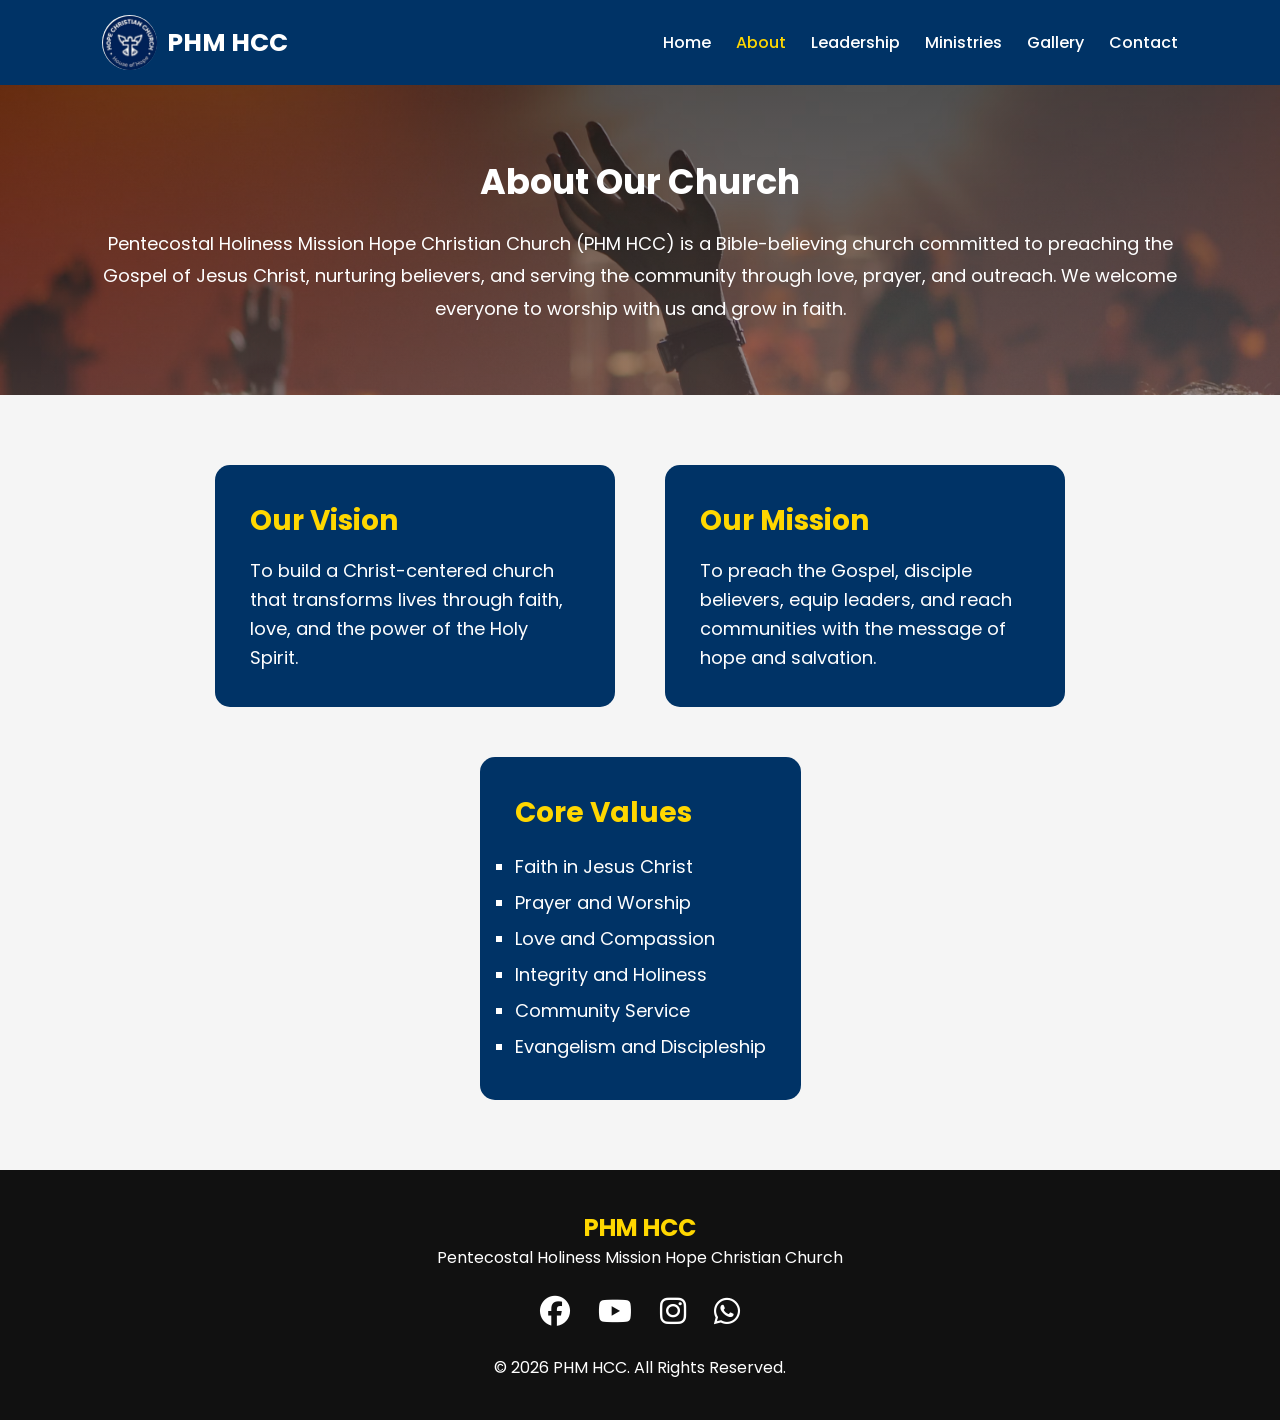
<file: about.html>
<!DOCTYPE html>
<html lang="en">

<head>

    <meta charset="UTF-8">
    <meta name="viewport" content="width=device-width, initial-scale=1.0">

    <title>About | PHM HCC</title>

    <link rel="stylesheet" href="./style.css">

    <link href="https://fonts.googleapis.com/css2?family=Poppins:wght@300;400;600;700&display=swap" rel="stylesheet">

    <link rel="stylesheet" href="https://cdnjs.cloudflare.com/ajax/libs/font-awesome/6.5.0/css/all.min.css">

</head>
<style>
    .welcome {
        padding: 70px 8%;
        text-align: center;
        /* min-height: 90vh; */
        background:
            linear-gradient(rgba(4, 4, 4, 0.6), rgba(85, 64, 64, 0.6)),
            url("./Images/church-background.jpg") center center / cover no-repeat;

    }

    .mission {
        display: flex;
        flex-wrap: wrap;
        justify-content: center;
        gap: 50px;
        padding: 70px 8%;
        background: whitesmoke;

    }

    .mission div {
        max-width: 400px;
    }

    .mission h2 {
        font-size: 28px;
        margin-bottom: 15px;
    }

    .mission p {
        font-size: 18px;
        line-height: 1.6;
    }
</style>

<body>
    <header>
        <nav class="navbar">
            <div class="logo">
                <img src="./Images/images.jpg" alt="PHM HCC logo">
                <h2>PHM HCC</h2>
            </div>

            <ul class="nav-links">
                <li><a href="index.html">Home</a></li>
                <li><a href="about.html">About</a></li>
                <li><a href="leadership.html">Leadership</a></li>
                <li><a href="ministries.html">Ministries</a></li>
                <li><a href="gallery.html">Gallery</a></li>
                <li><a href="contact.html">Contact</a></li>
            </ul>

            <div class="menu">
                <i class="fas fa-bars"></i>
            </div>
        </nav>
    </header>

    <section class="welcome">
        <h2 style="color:white" >About Our Church</h2>
        <p style="color:white">

            Pentecostal Holiness Mission Hope Christian Church (PHM HCC) is a Bible-believing church committed to
            preaching the Gospel of Jesus Christ, nurturing believers, and serving the community through love, prayer,
            and outreach. We welcome everyone to worship with us and grow in faith.

        </p>
    </section>

    <section class="mission">
        <div>
            <h2>Our Vision</h2>
            <p>

                To build a Christ-centered church that transforms lives through faith, love, and the power of the Holy
                Spirit.

            </p>
        </div>

        <div>
            <h2>Our Mission</h2>
            <p>

                To preach the Gospel, disciple believers, equip leaders, and reach communities with the message of hope
                and salvation.

            </p>
        </div>


        <div>
    
            <h2>Core Values</h2>

            <ul style="font-size:18px;line-height:2;list-style:square;text-align:left;max-width:800px;margin:auto;">
                <li>Faith in Jesus Christ</li>
                <li>Prayer and Worship</li>
                <li>Love and Compassion</li>
                <li>Integrity and Holiness</li>
                <li>Community Service</li>
                <li>Evangelism and Discipleship</li>
            </ul>
        </div>
    </section>

    <footer>
        <h2>PHM HCC</h2>
        <p>Pentecostal Holiness Mission Hope Christian Church</p>
        <div class="social">

            <a href="https://www.facebook.com/share/14kCi4Q2iXW/" target="_blank" rel="noopener" aria-label="Facebook">
                <i class="fab fa-facebook"></i>
            </a>

            <a href="https://youtube.com/@pastor-happymacxmkomekwa?si=2UKZ1chgQAFkT2FI" target="_blank" rel="noopener"
                aria-label="YouTube">
                <i class="fab fa-youtube"></i>
            </a>

            <a href="https://www.instagram.com/pastor_mkomekwa?igsh=eHI1Y3VtbnQ5dTEz" target="_blank" rel="noopener"
                aria-label="Instagram">
                <i class="fab fa-instagram"></i>
            </a>

            <a href="https://wa.me/255754970421" target="_blank" rel="noopener noreferrer">
                <i class="fab fa-whatsapp"></i>

            </a>

        </div>

        <p>&copy; 2026 PHM HCC. All Rights Reserved.</p>
    </footer>

    <script src="./script.js"></script>

</body>

</html>
</file>
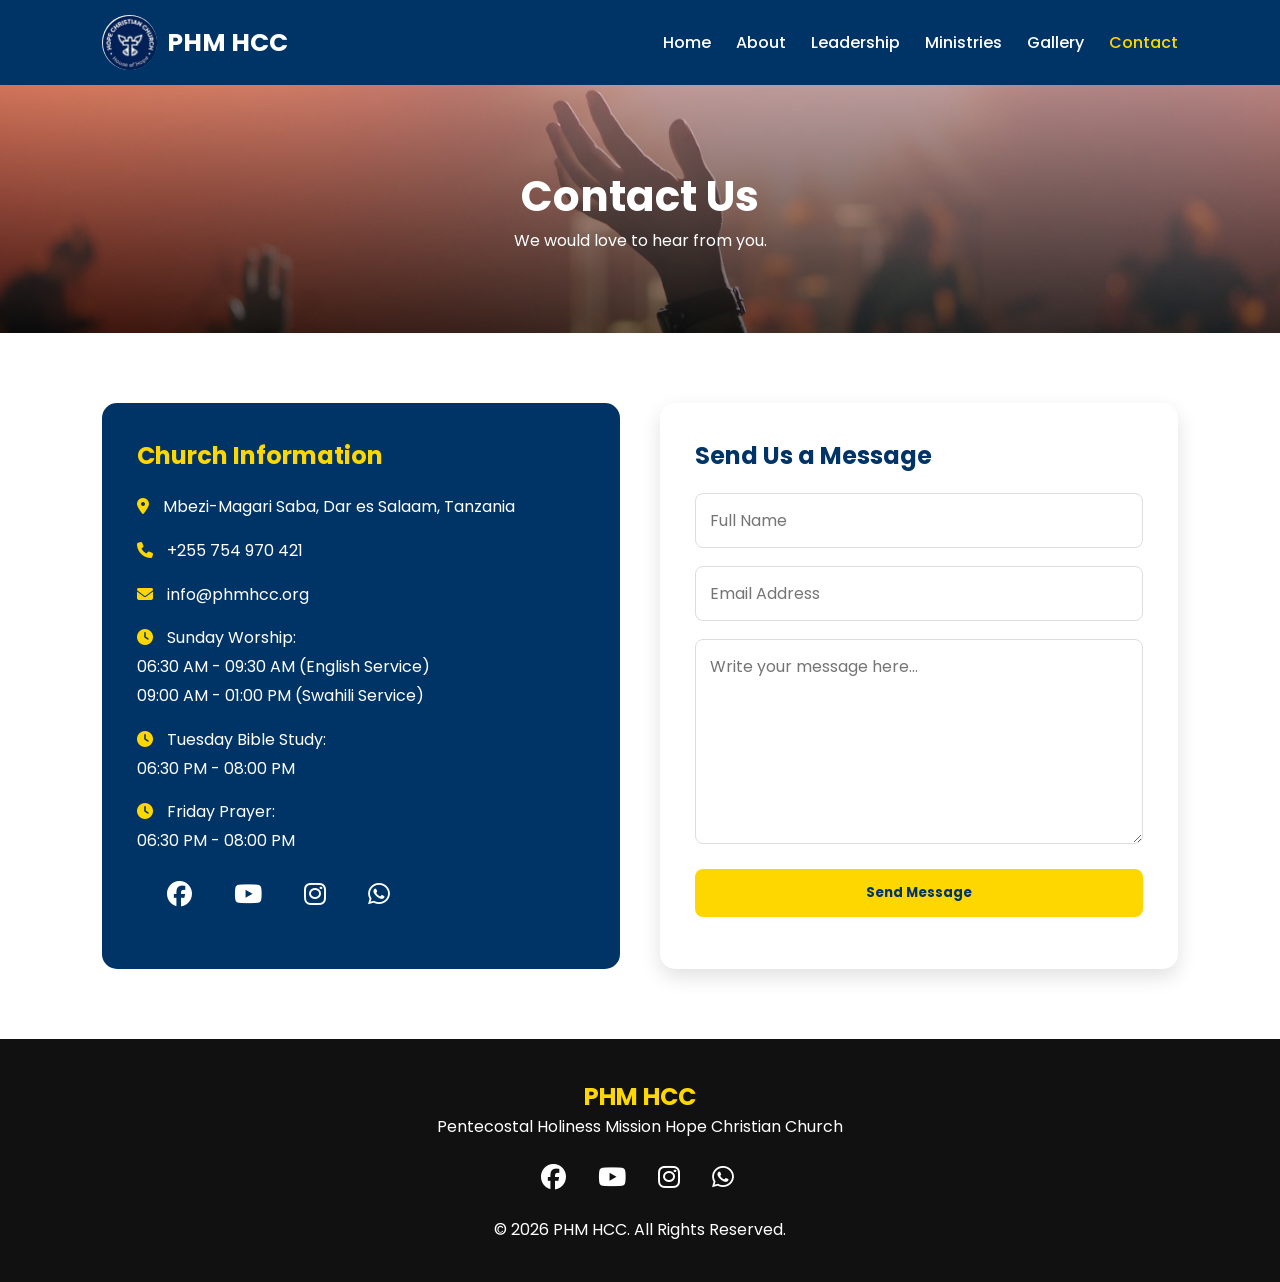
<file: contact.html>
<!DOCTYPE html>
<html lang="en">

<head>
    <meta charset="UTF-8">
    <meta name="viewport" content="width=device-width, initial-scale=1.0">

    <title>Contact Us | PHM HCC</title>

    <link rel="stylesheet" href="./style.css">

    <link href="https://fonts.googleapis.com/css2?family=Poppins:wght@300;400;600;700&display=swap" rel="stylesheet">

    <link rel="stylesheet" href="https://cdnjs.cloudflare.com/ajax/libs/font-awesome/6.5.2/css/all.min.css">

    <style>
        .page-header {
            background: #003366;
            color: white;
            text-align: center;
            padding: 80px 20px;
            background:
                linear-gradient(rgba(186, 129, 129, 0.6), rgba(0, 0, 0, 0.60)),
                url("./Images/church-background.jpg") center center / cover no-repeat;

        }

        .page-header h1 {
            font-size: 42px;
        }


        .contact-section {
            padding: 70px 8%;
            display: grid;
            grid-template-columns: 1fr 1fr;
            gap: 40px;
            /* background:
            linear-gradient(rgba(186, 129, 129, 0.6), rgba(0, 0, 0, 0.60)),
            url("./Images/church-background.jpg") center center / cover no-repeat; */

        }


        .contact-info {
            background: #003366;
            color: white;
            padding: 35px;
            border-radius: 15px;
        }


        .contact-info h2 {
            color: #FFD700;
            margin-bottom: 20px;
        }


        .contact-info p {
            margin: 15px 0;
            line-height: 1.8;
        }


        .contact-info i {
            color: #FFD700;
            margin-right: 10px;
        }


        .contact-info a {
            color: white;
            text-decoration: none;
        }


        .contact-form {
            background: white;
            padding: 35px;
            border-radius: 15px;
            box-shadow: 0 8px 20px rgba(0, 0, 0, .12);
        }


        .contact-form h2 {
            color: #003366;
            margin-bottom: 20px;

        }


        .contact-form input,
        .contact-form textarea {

            width: 100%;
            padding: 14px;
            margin-bottom: 18px;
            border: 1px solid #ddd;
            border-radius: 8px;
            font-size: 16px;

        }


        .contact-form button {

            width: 100%;
            padding: 14px;
            border: none;
            background: #FFD700;
            color: #003366;
            font-weight: bold;
            border-radius: 8px;
            cursor: pointer;

        }


        .contact-form button:hover {

            background: #003366;
            color: white;

        }


        .social a {

            font-size: 25px;
            margin-right: 15px;
            color: #FFD700;

        }


        @media(max-width:900px) {

            .contact-section {

                grid-template-columns: 1fr;

            }

        }
    </style>

</head>

<body>
    <header>
        <nav class="navbar">
            <div class="logo">

                <img src="./Images/images.jpg" alt="PHM HCC Logo">

                <h2>PHM HCC</h2>

            </div>

            <ul class="nav-links">

                <li><a href="index.html">Home</a></li>
                <li><a href="about.html">About</a></li>
                <li><a href="leadership.html">Leadership</a></li>
                <li><a href="ministries.html">Ministries</a></li>
                <li><a href="gallery.html">Gallery</a></li>
                <li><a href="contact.html">Contact</a></li>

            </ul>
            <div class="menu">

                <i class="fa fa-bars"></i>

            </div>
        </nav>
    </header>

    <section class="page-header">

        <h1>Contact Us</h1>

        <p>We would love to hear from you.</p>

    </section>

    <section class="contact-section">
        <div class="contact-info">
            <h2>Church Information</h2>
            <p>
                <i class="fas fa-map-marker-alt"></i>

                Mbezi-Magari Saba,
                Dar es Salaam, Tanzania

            </p>
            <p>

                <i class="fas fa-phone"></i>

                <a href="tel:+255754970421">

                    +255 754 970 421

                </a>

            </p>
            <p>

                <i class="fas fa-envelope"></i>

                <a href="mailto:info@phmhcc.org">

                    info@phmhcc.org

                </a>

            </p>

            <p>

                <i class="fas fa-clock"></i>

                Sunday Worship:

                <br>

                06:30 AM - 09:30 AM (English Service)

                <br>

                09:00 AM - 01:00 PM (Swahili Service)

            </p>

            <p>

                <i class="fas fa-clock"></i>

                Tuesday Bible Study:

                <br>

                06:30 PM - 08:00 PM

            </p>

            <p>

                <i class="fas fa-clock"></i>

                Friday Prayer:

                <br>

                06:30 PM - 08:00 PM

            </p>

            <div class="social">
                <a href="https://www.facebook.com/share/14kCi4Q2iXW/" target="_blank" rel="noopener noreferrer">

                    <i class="fab fa-facebook"></i>

                </a>
                <a href="https://youtube.com/@pastor-happymacxmkomekwa" target="_blank" rel="noopener noreferrer">

                    <i class="fab fa-youtube"></i>

                </a>

                <a href="https://www.instagram.com/pastor_mkomekwa" target="_blank" rel="noopener noreferrer">

                    <i class="fab fa-instagram"></i>

                </a>

                <a href="https://wa.me/255754970421" target="_blank" rel="noopener noreferrer">
                    <i class="fab fa-whatsapp"></i>

                </a>


            </div>
        </div>

        <div class="contact-form">
            <h2>Send Us a Message</h2>

            <form action="#" method="POST">
                <input type="text" name="name" placeholder="Full Name" required>
                <input type="email" name="email" placeholder="Email Address" required>
                <textarea name="message" rows="7" placeholder="Write your message here..." required></textarea>
                <button type="submit">
                    Send Message
                </button>
            </form>
        </div>
    </section>

    <footer>
        <h2>PHM HCC</h2>
        <p>
            Pentecostal Holiness Mission Hope Christian Church
        </p>

        <div class="social">
            <a href="https://www.facebook.com/share/14kCi4Q2iXW/" target="_blank" rel="noopener noreferrer">

                <i class="fab fa-facebook"></i>

            </a>
            <a href="https://youtube.com/@pastor-happymacxmkomekwa?si=2UKZ1chgQAFkT2FI" target="_blank" rel="noopener"
                aria-label="YouTube">
                <i class="fab fa-youtube"></i>
            </a>

            <a href="https://www.instagram.com/pastor_mkomekwa" target="_blank" rel="noopener noreferrer">

                <i class="fab fa-instagram"></i>

            </a>
            <a href="https://wa.me/255754970421" target="_blank" rel="noopener noreferrer">

                <i class="fab fa-whatsapp"></i>

            </a>
        </div>
        <p>

            &copy; 2026 PHM HCC. All Rights Reserved.

        </p>
    </footer>
    <script src="./script.js"></script>
</body>

</html>
</file>
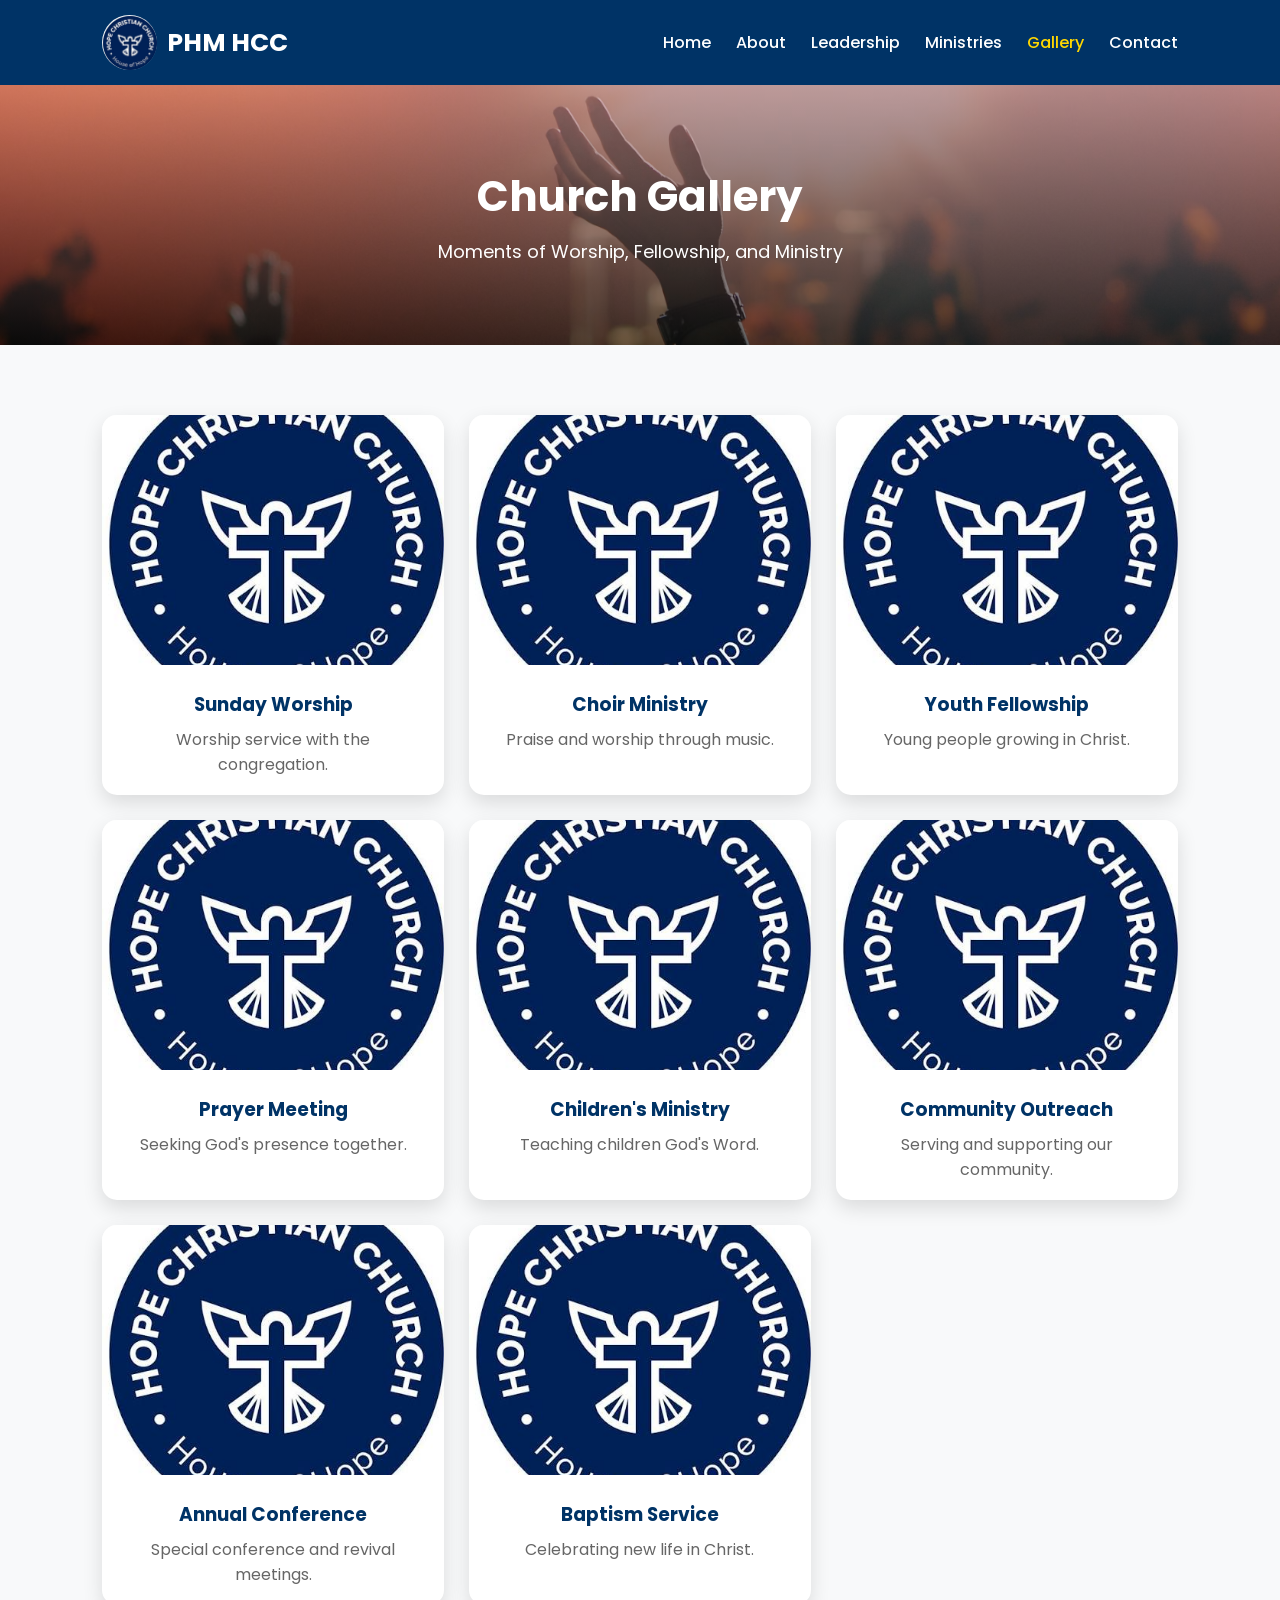
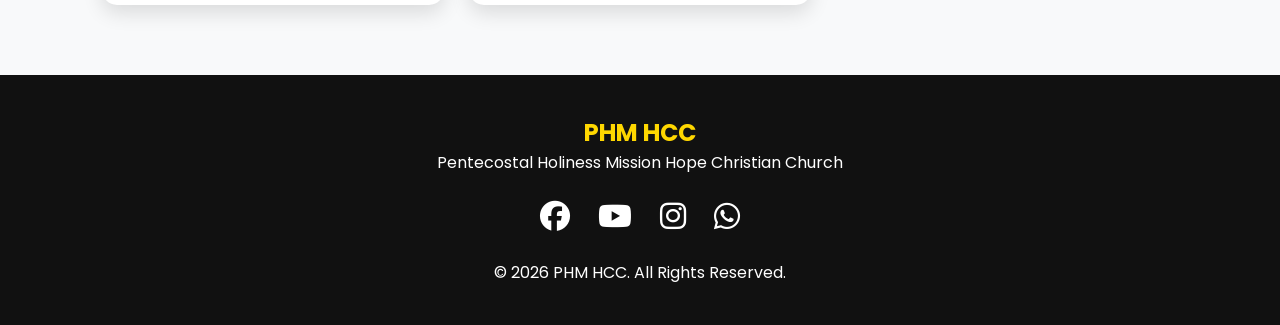
<file: gallery.html>
<!DOCTYPE html>
<html lang="en">

<head>
    <meta charset="UTF-8">
    <meta name="viewport" content="width=device-width, initial-scale=1.0">

    <title>Gallery | PHM HCC</title>

    <link rel="stylesheet" href="./style.css">

    <link href="https://fonts.googleapis.com/css2?family=Poppins:wght@300;400;600;700&display=swap" rel="stylesheet">

    <link rel="stylesheet" href="https://cdnjs.cloudflare.com/ajax/libs/font-awesome/6.5.2/css/all.min.css">

    <style>
        .page-header {
            background: #003366;
            color: #fff;
            text-align: center;
            padding: 80px 20px;
              background:
            linear-gradient(rgba(186, 129, 129, 0.6), rgba(0, 0, 0, 0.60)),
            url("./Images/church-background.jpg") center center / cover no-repeat;

        }

        .page-header h1 {
            font-size: 42px;
        }

        .page-header p {
            margin-top: 10px;
            font-size: 18px;
        }

        .gallery {
            padding: 70px 8%;
            background: #f8f9fa;
        }

        .gallery-grid {
            display: grid;
            grid-template-columns: repeat(auto-fit, minmax(280px, 1fr));
            gap: 25px;
        }

        .gallery-item {
            overflow: hidden;
            border-radius: 15px;
            box-shadow: 0 8px 20px rgba(0, 0, 0, .12);
            background: #fff;
            transition: .3s;
        }

        .gallery-item:hover {
            transform: translateY(-8px);
        }

        .gallery-item img {
            width: 100%;
            height: 250px;
            object-fit: cover;
            transition: .4s;
        }

        .gallery-item:hover img {
            transform: scale(1.08);
        }

        .caption {
            padding: 18px;
            text-align: center;
        }

        .caption h3 {
            color: #003366;
            margin-bottom: 8px;
        }

        .caption p {
            color: #666;
        }
    </style>

</head>

<body>

    <header>

        <nav class="navbar">

              <div class="logo">
                <img src="./Images/images.jpg" alt="PHM HCC logo">
                <h2>PHM HCC</h2>
            </div>

            <ul class="nav-links">

                <li><a href="index.html">Home</a></li>
                <li><a href="about.html">About</a></li>
                <li><a href="leadership.html">Leadership</a></li>
                <li><a href="ministries.html">Ministries</a></li>
                <li><a href="gallery.html">Gallery</a></li>
                <li><a href="contact.html">Contact</a></li>

            </ul>

            <div class="menu">
                <i class="fa fa-bars"></i>
            </div>

        </nav>

    </header>

    <section class="page-header">

        <h1>Church Gallery</h1>

        <p>
            Moments of Worship, Fellowship, and Ministry
        </p>

    </section>

    <section class="gallery">

        <div class="gallery-grid">

            <div class="gallery-item">

                <img src="./Images/images.jpg" alt="Sunday Worship">

                <div class="caption">
                    <h3>Sunday Worship</h3>
                    <p>Worship service with the congregation.</p>
                </div>

            </div>

            <div class="gallery-item">

                <img src="./Images/images.jpg" alt="Choir">

                <div class="caption">
                    <h3>Choir Ministry</h3>
                    <p>Praise and worship through music.</p>
                </div>

            </div>

            <div class="gallery-item">

                <img src="./Images/images.jpg" alt="Youth">

                <div class="caption">
                    <h3>Youth Fellowship</h3>
                    <p>Young people growing in Christ.</p>
                </div>

            </div>

            <div class="gallery-item">

                <img src="./Images/images.jpg" alt="Prayer">

                <div class="caption">
                    <h3>Prayer Meeting</h3>
                    <p>Seeking God's presence together.</p>
                </div>

            </div>

            <div class="gallery-item">

                <img src="./Images/images.jpg" alt="Children">

                <div class="caption">
                    <h3>Children's Ministry</h3>
                    <p>Teaching children God's Word.</p>
                </div>

            </div>

            <div class="gallery-item">

                <img src="./Images/images.jpg" alt="Outreach">

                <div class="caption">
                    <h3>Community Outreach</h3>
                    <p>Serving and supporting our community.</p>
                </div>

            </div>

            <div class="gallery-item">

                <img src="./Images/images.jpg" alt="Conference">

                <div class="caption">
                    <h3>Annual Conference</h3>
                    <p>Special conference and revival meetings.</p>
                </div>

            </div>

            <div class="gallery-item">

                <img src="./Images/images.jpg" alt="Baptism">

                <div class="caption">
                    <h3>Baptism Service</h3>
                    <p>Celebrating new life in Christ.</p>
                </div>

            </div>

        </div>

    </section>

    <footer>

        <h2>PHM HCC</h2>

        <p>Pentecostal Holiness Mission Hope Christian Church</p>

       <div class="social">

            <a href="https://www.facebook.com/share/14kCi4Q2iXW/" target="_blank" rel="noopener" aria-label="Facebook">
                <i class="fab fa-facebook"></i>
            </a>

          <a href="https://youtube.com/@pastor-happymacxmkomekwa?si=2UKZ1chgQAFkT2FI" target="_blank" rel="noopener"
                aria-label="YouTube">
                <i class="fab fa-youtube"></i>
            </a>

            <a href="https://www.instagram.com/pastor_mkomekwa?igsh=eHI1Y3VtbnQ5dTEz" target="_blank" rel="noopener"
                aria-label="Instagram">
                <i class="fab fa-instagram"></i>
            </a>

            <a href="https://wa.me/255754970421" target="_blank" rel="noopener noreferrer">
                    <i class="fab fa-whatsapp"></i>

                </a>

        </div>
        <p>&copy; 2026 PHM HCC. All Rights Reserved.</p>

    </footer>

    <script src="./script.js"></script>

</body>

</html>
</file>
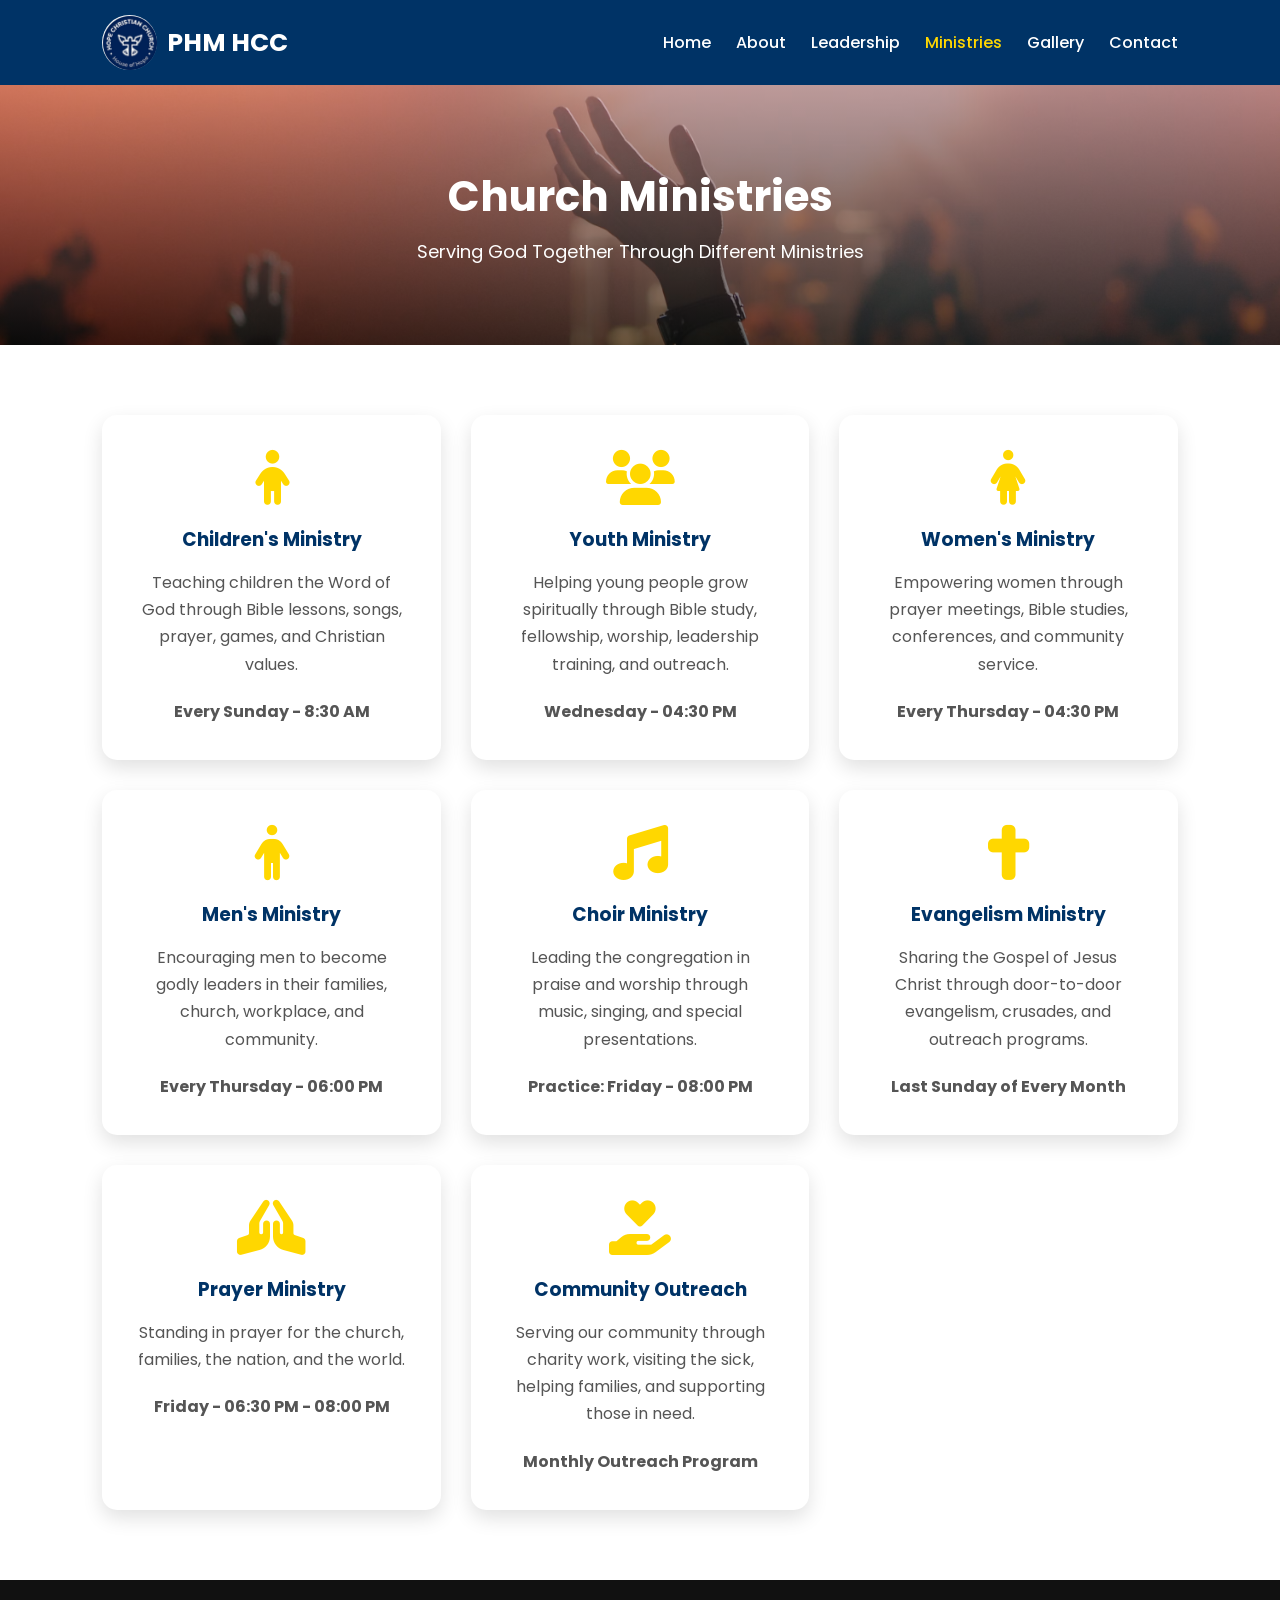
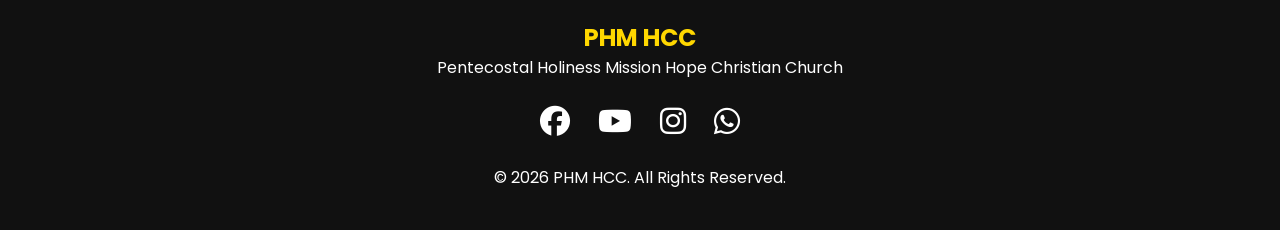
<file: ministries.html>
<!DOCTYPE html>
<html lang="en">

<head>
    <meta charset="UTF-8">
    <meta name="viewport" content="width=device-width, initial-scale=1.0">
    <title>Ministries | PHM HCC</title>

    <link rel="stylesheet" href="./style.css">

    <link href="https://fonts.googleapis.com/css2?family=Poppins:wght@300;400;600;700&display=swap" rel="stylesheet">

    <link rel="stylesheet" href="https://cdnjs.cloudflare.com/ajax/libs/font-awesome/6.5.2/css/all.min.css">

    <style>
        .page-banner {
            background: #003366;
            color: white;
            text-align: center;
            padding: 80px 20px;
              background:
            linear-gradient(rgba(186, 129, 129, 0.6), rgba(0, 0, 0, 0.60)),
            url("./Images/church-background.jpg") center center / cover no-repeat;

        }

        .page-banner h1 {
            font-size: 42px;
        }

        .page-banner p {
            margin-top: 10px;
            font-size: 18px;
        }

        .ministry-section {
            padding: 70px 8%;
        }

        .ministry-grid {
            display: grid;
            grid-template-columns: repeat(auto-fit, minmax(280px, 1fr));
            gap: 30px;
        }

        .ministry-card {
            background: #fff;
            border-radius: 15px;
            box-shadow: 0 8px 20px rgba(0, 0, 0, .12);
            padding: 35px;
            text-align: center;
            transition: .3s;
            
        }

        .ministry-card:hover {
            transform: translateY(-10px);
        }

        .ministry-card i {
            font-size: 55px;
            color: #FFD700;
            margin-bottom: 20px;
        }

        .ministry-card h3 {
            color: #003366;
            margin-bottom: 15px;
        }

        .ministry-card p {
            line-height: 1.7;
            color: #555;
        }

        .schedule {
            margin-top: 20px;
            color: #003366;
            font-weight: bold;
        }
    </style>

</head>

<body>

    <header>

        <nav class="navbar">

            <div class="logo">
                <img src="./Images/images.jpg" alt="PHM HCC logo">
                <h2>PHM HCC</h2>
            </div>

            <ul class="nav-links">

                <li><a href="index.html">Home</a></li>
                <li><a href="about.html">About</a></li>
                <li><a href="leadership.html">Leadership</a></li>
                <li><a href="ministries.html">Ministries</a></li>
                <li><a href="gallery.html">Gallery</a></li>
                <li><a href="contact.html">Contact</a></li>

            </ul>

            <div class="menu">
                <i class="fa fa-bars"></i>
            </div>

        </nav>

    </header>

    <section class="page-banner">

        <h1>Church Ministries</h1>

        <p>
            Serving God Together Through Different Ministries
        </p>

    </section>

    <section class="ministry-section">

        <div class="ministry-grid">

            <div class="ministry-card">

                <i class="fas fa-child"></i>

                <h3>Children's Ministry</h3>

                <p>
                    Teaching children the Word of God through Bible lessons,
                    songs, prayer, games, and Christian values.
                </p>

                <p class="schedule">
                    Every Sunday - 8:30 AM
                </p>

            </div>

            <div class="ministry-card">

                <i class="fas fa-users"></i>

                <h3>Youth Ministry</h3>

                <p>
                    Helping young people grow spiritually through Bible study,
                    fellowship, worship, leadership training, and outreach.
                </p>

                <p class="schedule">
                    Wednesday - 04:30 PM
                </p>

            </div>

            <div class="ministry-card">

                <i class="fas fa-female"></i>

                <h3>Women's Ministry</h3>

                <p>
                    Empowering women through prayer meetings,
                    Bible studies, conferences, and community service.
                </p>

                <p class="schedule">
                    Every Thursday - 04:30 PM
                </p>

            </div>

            <div class="ministry-card">

                <i class="fas fa-male"></i>

                <h3>Men's Ministry</h3>

                <p>
                    Encouraging men to become godly leaders in their families,
                    church, workplace, and community.
                </p>

                <p class="schedule">
                    Every Thursday - 06:00 PM
                </p>

            </div>

            <div class="ministry-card">

                <i class="fas fa-music"></i>

                <h3>Choir Ministry</h3>

                <p>
                    Leading the congregation in praise and worship through
                    music, singing, and special presentations.
                </p>

                <p class="schedule">
                    Practice: Friday - 08:00 PM
                </p>

            </div>

            <div class="ministry-card">

                <i class="fas fa-cross"></i>

                <h3>Evangelism Ministry</h3>

                <p>
                    Sharing the Gospel of Jesus Christ through door-to-door
                    evangelism, crusades, and outreach programs.
                </p>

                <p class="schedule">
                    Last Sunday of Every Month
                </p>

            </div>

            <div class="ministry-card">

                <i class="fas fa-hands-praying"></i>

                <h3>Prayer Ministry</h3>

                <p>
                    Standing in prayer for the church, families,
                    the nation, and the world.
                </p>

                <p class="schedule">
                    Friday - 06:30 PM - 08:00 PM
                </p>

            </div>

            <div class="ministry-card">

                <i class="fas fa-hand-holding-heart"></i>

                <h3>Community Outreach</h3>

                <p>
                    Serving our community through charity work,
                    visiting the sick, helping families,
                    and supporting those in need.
                </p>

                <p class="schedule">
                    Monthly Outreach Program
                </p>

            </div>

        </div>

    </section>

    <footer>

        <h2>PHM HCC</h2>

        <p>Pentecostal Holiness Mission Hope Christian Church</p>
        <div class="social">

            <a href="https://www.facebook.com/share/14kCi4Q2iXW/" target="_blank" rel="noopener" aria-label="Facebook">
                <i class="fab fa-facebook"></i>
            </a>

        <a href="https://youtube.com/@pastor-happymacxmkomekwa?si=2UKZ1chgQAFkT2FI" target="_blank" rel="noopener"
                aria-label="YouTube">
                <i class="fab fa-youtube"></i>
            </a>

            <a href="https://www.instagram.com/pastor_mkomekwa?igsh=eHI1Y3VtbnQ5dTEz" target="_blank" rel="noopener"
                aria-label="Instagram">
                <i class="fab fa-instagram"></i>
            </a>

            <a href="https://wa.me/255754970421" target="_blank" rel="noopener noreferrer">
                    <i class="fab fa-whatsapp"></i>

                </a>

        </div>

        <p>&copy; 2026 PHM HCC. All Rights Reserved.</p>

    </footer>

    <script src="./script.js"></script>

</body>

</html>
</file>
<file: style.css>
/* =========================
   PHM HCC WEBSITE STYLE
   ========================= */

* {
    margin: 0;
    padding: 0;
    box-sizing: border-box;
    font-family: 'Poppins', sans-serif;
}

html {
    scroll-behavior: smooth;
}

body {
    background: #ffffff;
    color: #222;

}

/* =========================
   NAVBAR
   ========================= */

header {
    position: sticky;
    top: 0;
    z-index: 1000;
}
.navbar {
    display: flex;
    justify-content: space-between;
    align-items: center;
    background: #003366;
    box-shadow: 0 1px 1px rgba(251, 250, 250, 0.885);
    padding: 15px 8%;
}

.logo {
    display: flex;
    align-items: center;
    gap: 10px;
    color: white;
}

.logo img {
    width: 55px;
    height: 55px;
    border-radius: 50%;
}

.logo h2 {
    font-size: 25px;
}

.nav-links {
    display: flex;
    list-style: none;
    gap: 25px;
}

.nav-links a {
    text-decoration: none;
    color: white;
    font-weight: 500;
    transition: .3s;
}

.nav-links a:hover,
.nav-links a.active {
    color: #FFD700;
}

.menu {
    display: none;
    color: white;
    font-size: 28px;
    cursor: pointer;
}

/* =========================
   HERO SECTION
========================= */
.hero {
    min-height: 90vh;
    background:
        linear-gradient(rgba(0, 0, 0, 0.60), rgba(0, 0, 0, 0.60)),
        url("./Images/church-background.jpg") center center / cover no-repeat;

    display: flex;
    align-items: center;
    justify-content: center;
    text-align: center;
    position: relative;
    padding: 80px 20px;
}

.hero-content {
    max-width: 900px;
    color: white;
    z-index: 2;
}

.hero-content h1 {
    font-size: 48px;
    font-weight: 700;
    margin-bottom: 10px;
    letter-spacing: 1px;
}

.hero-content h2 {
    font-size: 36px;
    font-weight: 600;
    margin-bottom: 20px;
}

.hero-content p {
    font-size: 20px;
    margin-bottom: 30px;
    font-weight: 400;
}

.hero-content .btn {
    display: inline-block;
    padding: 13px 30px;
    background: #d4a017;
    color: white;
    text-decoration: none;
    border-radius: 5px;
    font-weight: 600;
    transition: 0.3s ease;
}

.hero-content .btn:hover {
    background: #b8860b;
    transform: translateY(-2px);
}

/* =========================
WELCOME
========================= */
.welcome {
    padding: 70px 10%;
    text-align: center;
    /* min-height: 90vh;
    background:
        linear-gradient(rgba(0, 0, 0, 0.60), rgba(0, 0, 0, 0.60)),
        url("./Images/church-background.jpg") center center / cover no-repeat; */

}

.welcome h2 {
    color: #003366;
    font-size: 35px;
    margin-bottom: 20px;
}

.welcome p {
    line-height: 1.8;
    font-size: 18px;
}

/* =========================
SERVICES
========================= */
.services {
    padding: 60px 10%;
    background: #f5f5f5;
    text-align: center;
}

.services h2 {
    color: #003366;
    font-size: 35px;
}

.service-container {
    display: grid;
    grid-template-columns:
        repeat(3, 1fr);
    gap: 30px;
    margin-top: 40px;
}

.service-card {
    background: white;
    padding: 35px;
    border-radius: 15px;
    box-shadow:
        0 5px 15px rgba(0, 0, 0, .1);
    transition: .3s;
}

.service-card:hover {
    transform: translateY(-10px);
}

.service-card i {
    font-size: 40px;
    color: #FFD700;
    margin-bottom: 15px;
}

.service-card h3 {
    color: #003366;
}
/* =========================
MISSION VISION
========================= */

.mission {
    display: grid;
    grid-template-columns: repeat(2, 1fr);
    gap: 30px;
    padding: 70px 10%;
}

.mission div {
    padding: 35px;
    background: #003366;
    color: white;
    border-radius: 15px;
}

.mission h2 {
    color: #FFD700;
    margin-bottom: 15px;
}

/* =========================
PASTOR
========================= */
.pastor {
    display: flex;
    align-items: center;
    gap: 50px;
    padding: 70px 10%;
}

.pastor img {
    width: 300px;
    height: 300px;
    object-fit: cover;
    border-radius: 50%;
}

.pastor h2 {
    color: #003366;
    margin-bottom: 20px;
}

.pastor .btn {
    display: inline-block;
    padding: 13px 30px;
    margin-top: 25px;
    background: #d4a017;
    color: white;
    text-decoration: none;
    border-radius: 5px;
    font-weight: 600;
    transition: 0.3s ease;
}

.pastor .btn:hover {
    background: #b8860b;
    transform: translateY(-2px);
}

/* =========================
EVENTS
========================= */
.events {
    padding: 70px 10%;
    background: #f5f5f5;
    text-align: center;
}

.events h2 {
    color: #003366;
}

.event-container {
    display: grid;
    grid-template-columns: repeat(3, 1fr);
    gap: 25px;
    margin-top: 30px;
}

.event-card {
    background: white;
    padding: 30px;
    border-radius: 10px;
    box-shadow:
        0 5px 15px rgba(0, 0, 0, .1);
}

.event-card h3 {
    color: #003366;
}

/* =========================
BIBLE VERSE
========================= */
.verse {
    background: #003366;
    color: white;
    font-size: 25px;
    padding: 60px;
    text-align: center;
}

.verse h2 {
    color: #FFD700;
    margin-bottom: 20px;
}

.verse blockquote {
    font-size: 22px;
    font-style: italic;
    
}
.verse p {
    font-size: 26px;
    font-style: italic;
}

.announcement {
    padding: 50px 20px;
    background: #f8f9fa;
    text-align: center;
}

.announcement h2 {
    color: #1a237e;
    margin-bottom: 30px;
}

.marquee-container {
    /* overflow: hidden; */
    width: 100%;
}

.marquee-content {
    display: flex;
    gap: 30px;
    width: max-content;
    animation: scroll 15s linear infinite;
}

.news-card {
    width: 280px;
    padding: 25px;
    background: white;
    border-radius: 10px;
    box-shadow: 0 5px 15px rgba(0, 0, 0, 0.1);
    flex-shrink: 0;
}

.news-card h3 {
    color: #1565c0;
}

.news-card p {
    color: #555;
}

/* Moving animation */
@keyframes scroll {
    from {
        transform: translateX(0);
    }

    to {
        transform: translateX(-30%);
    }
}

/* Pause when mouse is over */
.marquee-container:hover .marquee-content {
    animation-play-state: paused;
}
/* =========================
FOOTER
========================= */
footer {
    background: #111;
    color: white;
    text-align: center;
    padding: 40px;
}

footer h2 {
    color: #FFD700;
}

.social {
    margin: 20px;
}


.social a {
    font-size: 30px;
    margin: 0 10px;
    text-decoration: none;
    transition: 0.3s;
}

/* Original brand colors */
.social .fa-facebook {
    color: white;
}

.social .fa-youtube {
    color: white;
}

.social .fa-instagram {
    color: white;
}

.social .fa-whatsapp {
    color: white;
}

/* Hover effect */
.social a:hover {
    transform: scale(1.2);
}

/* =========================
RESPONSIVE DESIGN
========================= */

@media(max-width:900px) {
    .nav-links {
        position: absolute;
        top: 80px;
        left: -100%;
        background: #003366;
        width: 100%;
        flex-direction: column;
        text-align: center;
        padding: 30px;
        transition: .4s;
    }

    .nav-links.active {
        left: 0;
    }

    .menu {
        display: block;
    }

    .service-container,
    .event-container {

        grid-template-columns: 1fr;
    }

    .mission {

        grid-template-columns: 1fr;
    }

    .pastor {
        flex-direction: column;
        text-align: center;
    }

    .hero-content h1 {

        font-size: 30px;
    }

    .hero-content h2 {

        font-size: 25px;
    }

    /* ==========================
   Scroll Animation
========================== */
    section {
        opacity: 0;
        transform: translateY(40px);
        transition: 1s;
    }

    section.show {
        opacity: 1;
        transform: translateY(0);
    }

    /* ==========================
   Back To Top Button
========================== */
    #topBtn {
        position: fixed;
        bottom: 25px;
        right: 25px;
        width: 50px;
        height: 50px;
        border: none;
        border-radius: 50%;
        background: #FFD700;
        color: #003366;
        font-size: 22px;
        cursor: pointer;
        box-shadow: 0 5px 15px rgba(0, 0, 0, .3);
        transition: .3s;
    }

    #topBtn:hover {
        background: #003366;
        color: white;
    }

}
</file>
